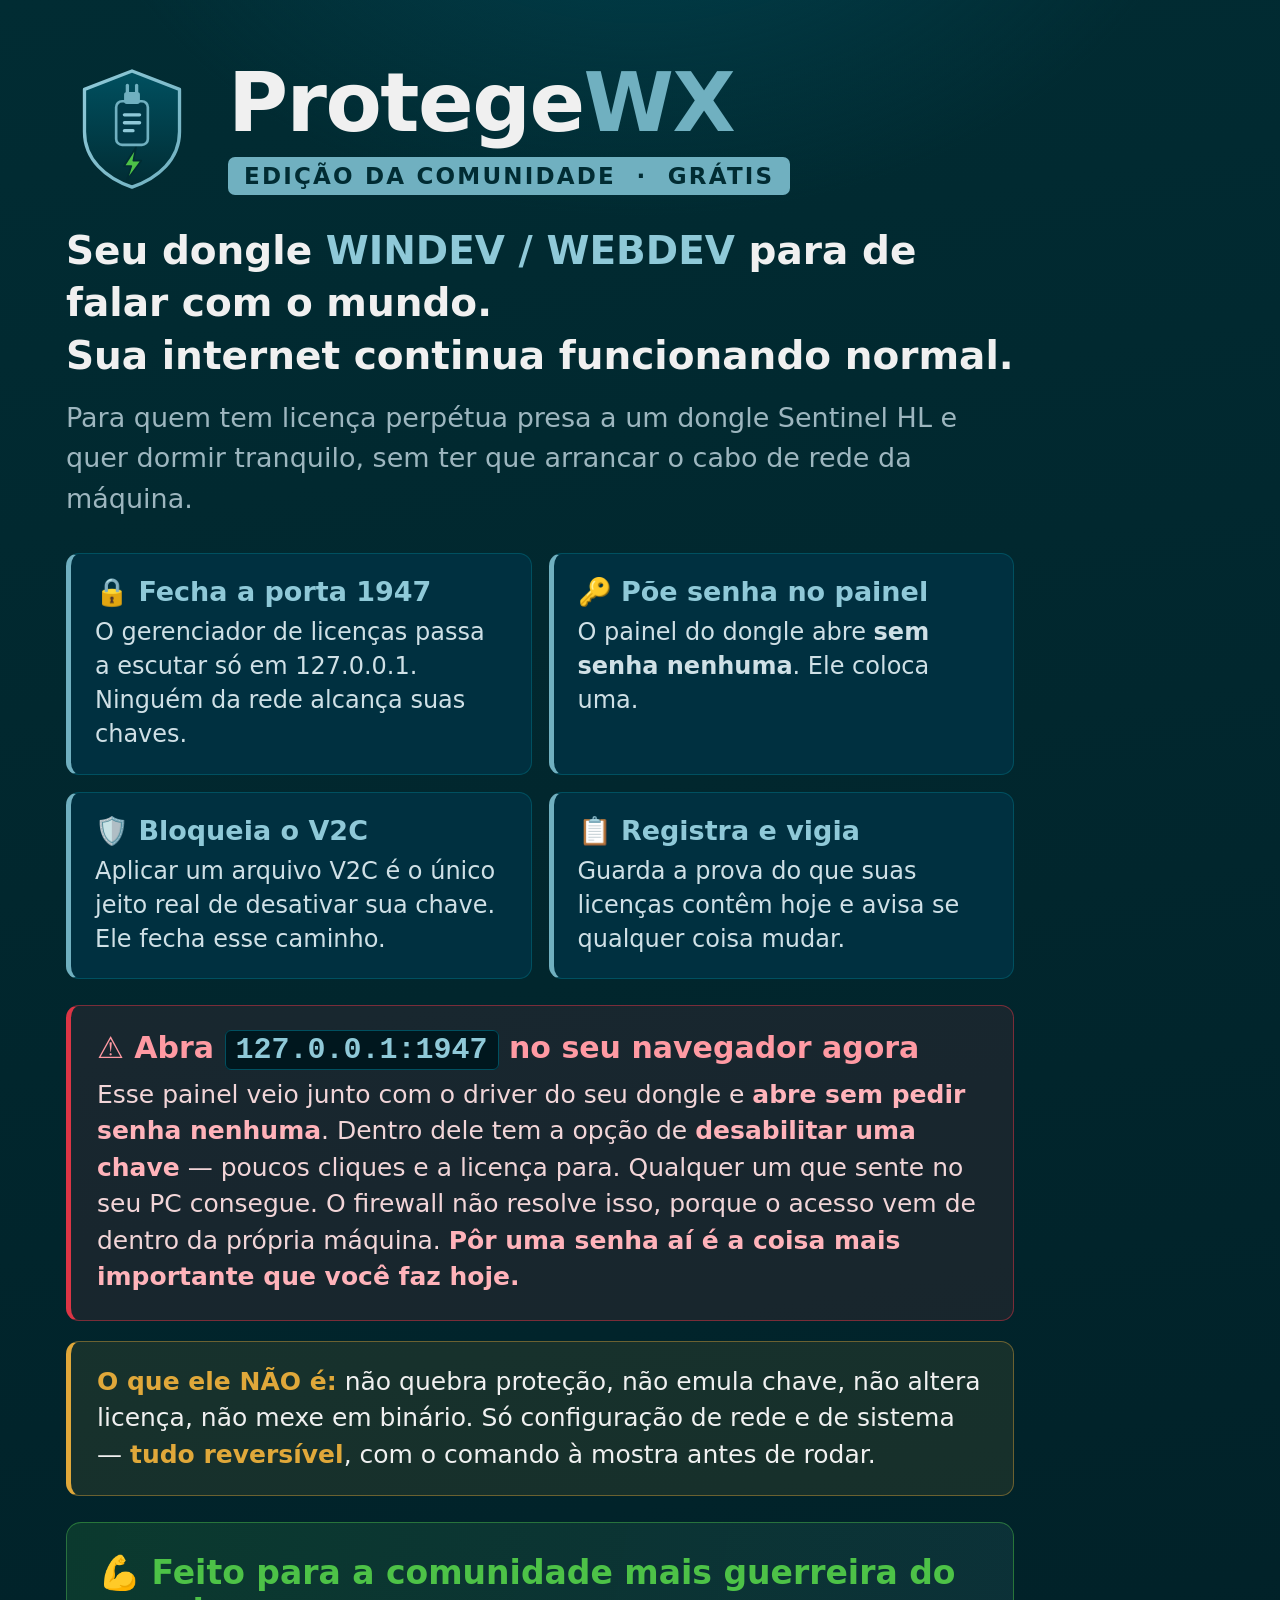
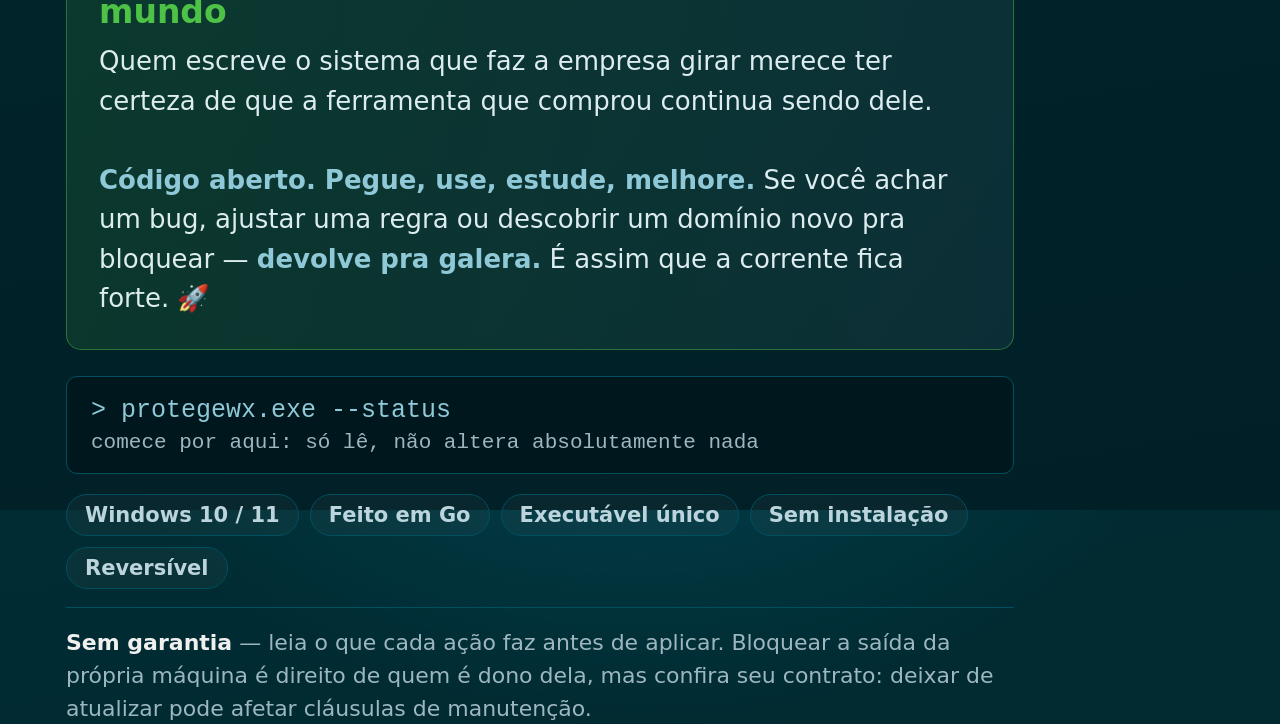
<file: docs/divulgacao/card-protegewx.html>
<!doctype html>
<html lang="pt-BR">
<head>
<meta charset="utf-8">
<title>ProtegeWX</title>
<style>
  @page { size: 1080px 2110px; margin: 0; }

  :root {
    --deep:    #012c33;
    --surface: #003040;
    --raised:  #013a48;
    --line:    #005060;
    --accent:  #70b0c0;
    --accent-f:#8fc9d8;
    --text:    #f0f0f0;
    --muted:   #9db6bf;
    --ok:      #4dc247;
    --warn:    #e0a83a;
  }

  * { box-sizing: border-box; margin: 0; padding: 0; }

  body {
    width: 1080px; height: 2110px;
    background:
      radial-gradient(900px 620px at 50% -8%, #01414e 0%, transparent 62%),
      linear-gradient(170deg, #012c33 0%, #011f26 100%);
    color: var(--text);
    font-family: "Segoe UI", system-ui, sans-serif;
    padding: 62px 66px 46px;
    display: flex; flex-direction: column;
    overflow: hidden;
  }

  /* ---------------------------------------------------------- topo */
  .topo { display: flex; align-items: center; gap: 30px; margin-bottom: 30px; }
  .topo svg { width: 132px; height: 132px; flex-shrink: 0; }
  h1 { font-size: 82px; font-weight: 700; letter-spacing: -1.5px; line-height: 1; }
  h1 span { color: var(--accent); }
  .tag {
    display: inline-block; margin-top: 13px;
    font-size: 23px; font-weight: 700; letter-spacing: 2.2px; text-transform: uppercase;
    background: var(--accent); color: var(--deep);
    border-radius: 7px; padding: 6px 16px;
  }

  /* ---------------------------------------------------------- chamada */
  .chamada {
    font-size: 39px; line-height: 1.34; font-weight: 600;
    margin-bottom: 16px;
  }
  .chamada b { color: var(--accent-f); }

  .sub {
    font-size: 27px; line-height: 1.5; color: var(--muted);
    margin-bottom: 34px;
  }

  /* ---------------------------------------------------------- cartões */
  .cartoes { display: grid; grid-template-columns: 1fr 1fr; gap: 17px; margin-bottom: 26px; }
  .c {
    background: var(--surface);
    border: 1px solid var(--line);
    border-left: 5px solid var(--accent);
    border-radius: 13px;
    padding: 22px 24px;
  }
  .c .t { font-size: 27px; font-weight: 700; color: var(--accent-f); margin-bottom: 7px; }
  .c .d { font-size: 24px; line-height: 1.42; color: #cfe0e6; }

  /* ---------------------------------------------------------- alerta do ACC */
  .sabia {
    background: rgba(220,53,69,.11);
    border: 1px solid rgba(220,53,69,.5);
    border-left: 5px solid #dc3545;
    border-radius: 13px;
    padding: 24px 26px;
    margin-bottom: 20px;
  }
  .sabia .t {
    font-size: 30px; font-weight: 700; color: #ff9aa3; margin-bottom: 10px;
  }
  .sabia .url {
    font-family: "Cascadia Mono", Consolas, monospace;
    background: #00171e; border: 1px solid var(--line);
    border-radius: 6px; padding: 2px 10px; color: var(--accent-f);
  }
  .sabia .d { font-size: 25px; line-height: 1.46; color: #f2d5d8; }
  .sabia .d b { color: #ffb3ba; }

  /* ---------------------------------------------------------- faixa negativa */
  .naoe {
    background: rgba(224,168,58,.10);
    border: 1px solid rgba(224,168,58,.42);
    border-left: 5px solid var(--warn);
    border-radius: 13px;
    padding: 22px 26px;
    font-size: 25px; line-height: 1.46;
    margin-bottom: 26px;
  }
  .naoe b { color: var(--warn); }

  /* ---------------------------------------------------------- comunidade */
  .comunidade {
    background: linear-gradient(100deg, rgba(77,194,71,.14), rgba(112,176,192,.10));
    border: 1px solid rgba(77,194,71,.45);
    border-radius: 15px;
    padding: 30px 32px;
    margin-bottom: 26px;
  }
  .comunidade .t {
    font-size: 33px; font-weight: 700; color: var(--ok);
    margin-bottom: 11px; display: flex; align-items: center; gap: 13px;
  }
  .comunidade .d { font-size: 26px; line-height: 1.52; color: #dcecef; }
  .comunidade .d b { color: var(--accent-f); }

  /* ---------------------------------------------------------- rodapé */
  .rodape { margin-top: auto; }
  .cmd {
    background: #00171e;
    border: 1px solid var(--line);
    border-radius: 11px;
    padding: 19px 24px;
    font-family: "Cascadia Mono", Consolas, monospace;
    font-size: 25px; color: var(--accent-f);
    margin-bottom: 20px;
  }
  .cmd i { color: var(--muted); font-style: normal; font-size: 21px; display: block; margin-top: 6px; }

  .selos { display: flex; gap: 11px; flex-wrap: wrap; margin-bottom: 18px; }
  .selo {
    font-size: 21px; font-weight: 600;
    border: 1px solid var(--line); border-radius: 22px;
    padding: 8px 18px; color: #bcd4dc;
    background: rgba(255,255,255,.03);
  }

  .fim {
    font-size: 22px; color: var(--muted); line-height: 1.5;
    border-top: 1px solid var(--line); padding-top: 18px;
  }
  .fim b { color: var(--text); }
</style>
</head>
<body>

  <div class="topo">
    <svg xmlns="http://www.w3.org/2000/svg" viewBox="0 0 200 200">
      <defs>
        <linearGradient id="e" x1="0" y1="0" x2="0" y2="1">
          <stop offset="0%" stop-color="#005060"/><stop offset="100%" stop-color="#012c33"/>
        </linearGradient>
        <linearGradient id="b" x1="0" y1="0" x2="1" y2="1">
          <stop offset="0%" stop-color="#8fc9d8"/><stop offset="100%" stop-color="#70b0c0"/>
        </linearGradient>
      </defs>
      <path d="M100 12 L172 40 V104 C172 146 140 174 100 188 C60 174 28 146 28 104 V40 Z"
            fill="url(#e)" stroke="url(#b)" stroke-width="5" stroke-linejoin="round"/>
      <rect x="76" y="58" width="48" height="66" rx="9" fill="#013a48" stroke="#70b0c0" stroke-width="4"/>
      <rect x="88" y="44" width="24" height="18" rx="4" fill="#70b0c0"/>
      <line x1="93" y1="44" x2="93" y2="34" stroke="#70b0c0" stroke-width="5" stroke-linecap="round"/>
      <line x1="107" y1="44" x2="107" y2="34" stroke="#70b0c0" stroke-width="5" stroke-linecap="round"/>
      <g fill="#8fc9d8">
        <rect x="86" y="76" width="28" height="5" rx="2.5"/>
        <rect x="86" y="88" width="28" height="5" rx="2.5"/>
        <rect x="86" y="100" width="18" height="5" rx="2.5"/>
      </g>
      <path d="M106 128 L88 156 L99 156 L92 178 L114 148 L102 148 Z"
            fill="#4dc247" stroke="#012c33" stroke-width="2.5" stroke-linejoin="round"/>
    </svg>
    <div>
      <h1>Protege<span>WX</span></h1>
      <div class="tag">edição da comunidade &nbsp;·&nbsp; grátis</div>
    </div>
  </div>

  <div class="chamada">
    Seu dongle <b>WINDEV / WEBDEV</b> para de falar com o mundo.<br>
    Sua internet continua funcionando normal.
  </div>

  <div class="sub">
    Para quem tem licença perpétua presa a um dongle Sentinel HL e quer dormir tranquilo,
    sem ter que arrancar o cabo de rede da máquina.
  </div>

  <div class="cartoes">
    <div class="c">
      <div class="t">🔒 Fecha a porta 1947</div>
      <div class="d">O gerenciador de licenças passa a escutar só em 127.0.0.1. Ninguém da rede alcança suas chaves.</div>
    </div>
    <div class="c">
      <div class="t">🔑 Põe senha no painel</div>
      <div class="d">O painel do dongle abre <b>sem senha nenhuma</b>. Ele coloca uma.</div>
    </div>
    <div class="c">
      <div class="t">🛡️ Bloqueia o V2C</div>
      <div class="d">Aplicar um arquivo V2C é o único jeito real de desativar sua chave. Ele fecha esse caminho.</div>
    </div>
    <div class="c">
      <div class="t">📋 Registra e vigia</div>
      <div class="d">Guarda a prova do que suas licenças contêm hoje e avisa se qualquer coisa mudar.</div>
    </div>
  </div>

  <div class="sabia">
    <div class="t">⚠️ Abra <span class="url">127.0.0.1:1947</span> no seu navegador agora</div>
    <div class="d">
      Esse painel veio junto com o driver do seu dongle e <b>abre sem pedir senha nenhuma</b>.
      Dentro dele tem a opção de <b>desabilitar uma chave</b> — poucos cliques e a licença para.
      Qualquer um que sente no seu PC consegue. O firewall não resolve isso, porque o acesso vem
      de dentro da própria máquina. <b>Pôr uma senha aí é a coisa mais importante que você faz hoje.</b>
    </div>
  </div>

  <div class="naoe">
    <b>O que ele NÃO é:</b> não quebra proteção, não emula chave, não altera licença, não mexe em binário.
    Só configuração de rede e de sistema — <b>tudo reversível</b>, com o comando à mostra antes de rodar.
  </div>

  <div class="comunidade">
    <div class="t">💪 Feito para a comunidade mais guerreira do mundo</div>
    <div class="d">
      Quem escreve o sistema que faz a empresa girar merece ter certeza de que a ferramenta
      que comprou continua sendo dele.<br><br>
      <b>Código aberto. Pegue, use, estude, melhore.</b> Se você achar um bug, ajustar uma regra
      ou descobrir um domínio novo pra bloquear — <b>devolve pra galera.</b>
      É assim que a corrente fica forte. 🚀
    </div>
  </div>

  <div class="rodape">
    <div class="cmd">
      &gt; protegewx.exe --status
      <i>comece por aqui: só lê, não altera absolutamente nada</i>
    </div>

    <div class="selos">
      <span class="selo">Windows 10 / 11</span>
      <span class="selo">Feito em Go</span>
      <span class="selo">Executável único</span>
      <span class="selo">Sem instalação</span>
      <span class="selo">Reversível</span>
    </div>

    <div class="fim">
      <b>Sem garantia</b> — leia o que cada ação faz antes de aplicar. Bloquear a saída da própria
      máquina é direito de quem é dono dela, mas confira seu contrato: deixar de atualizar pode
      afetar cláusulas de manutenção.
    </div>
  </div>

</body>
</html>
</file>
